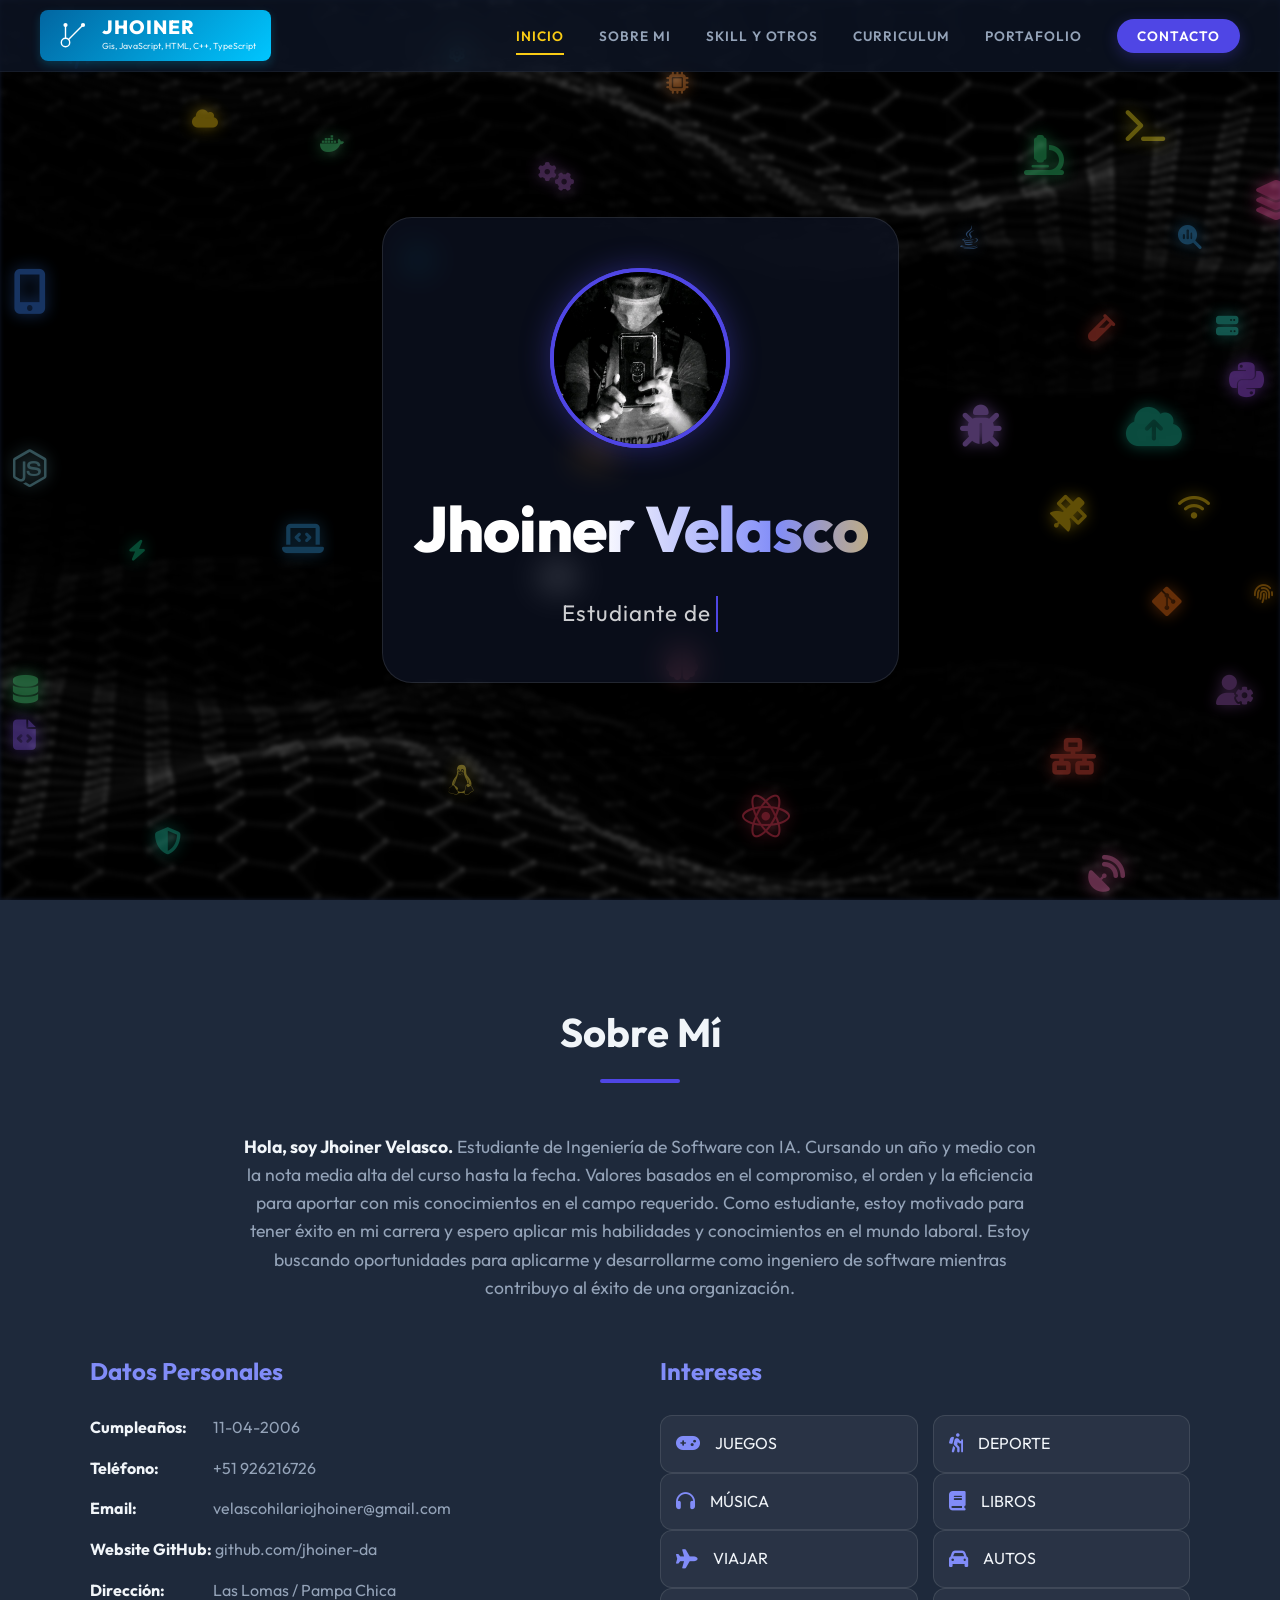
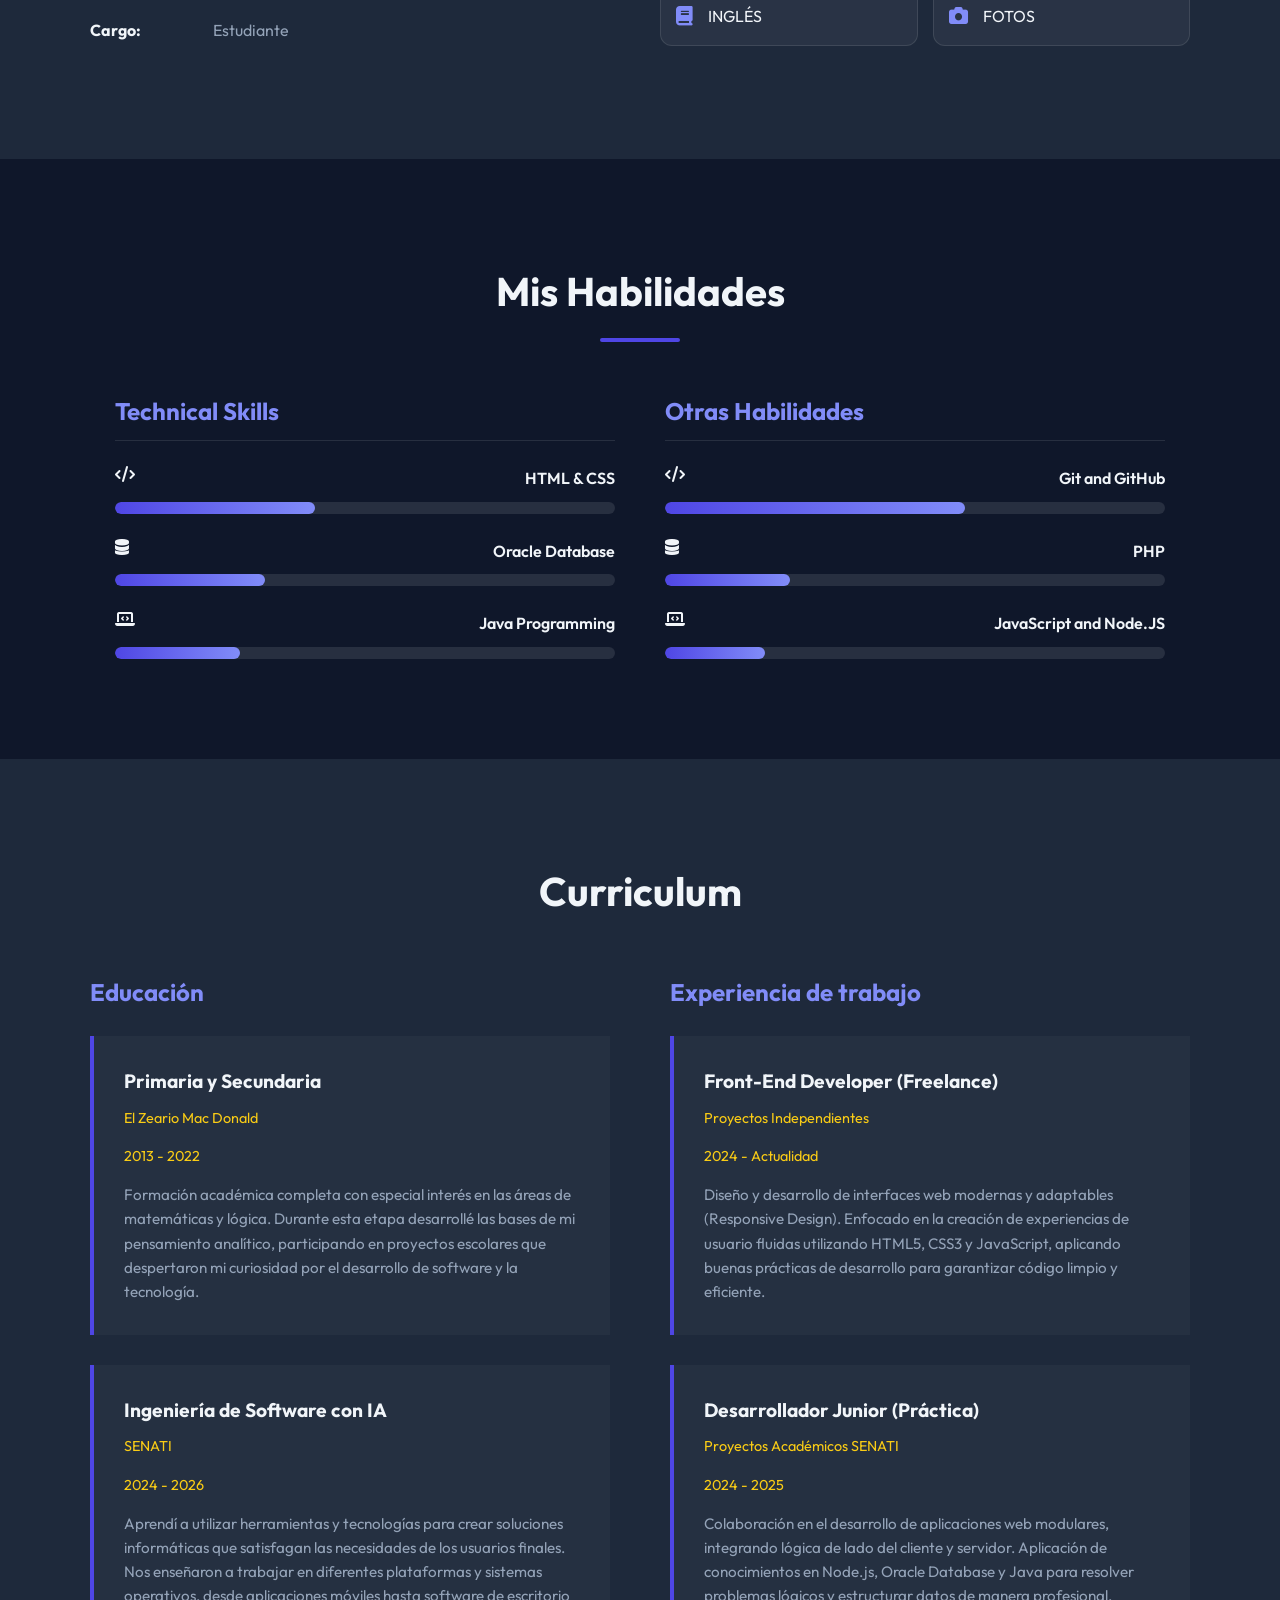
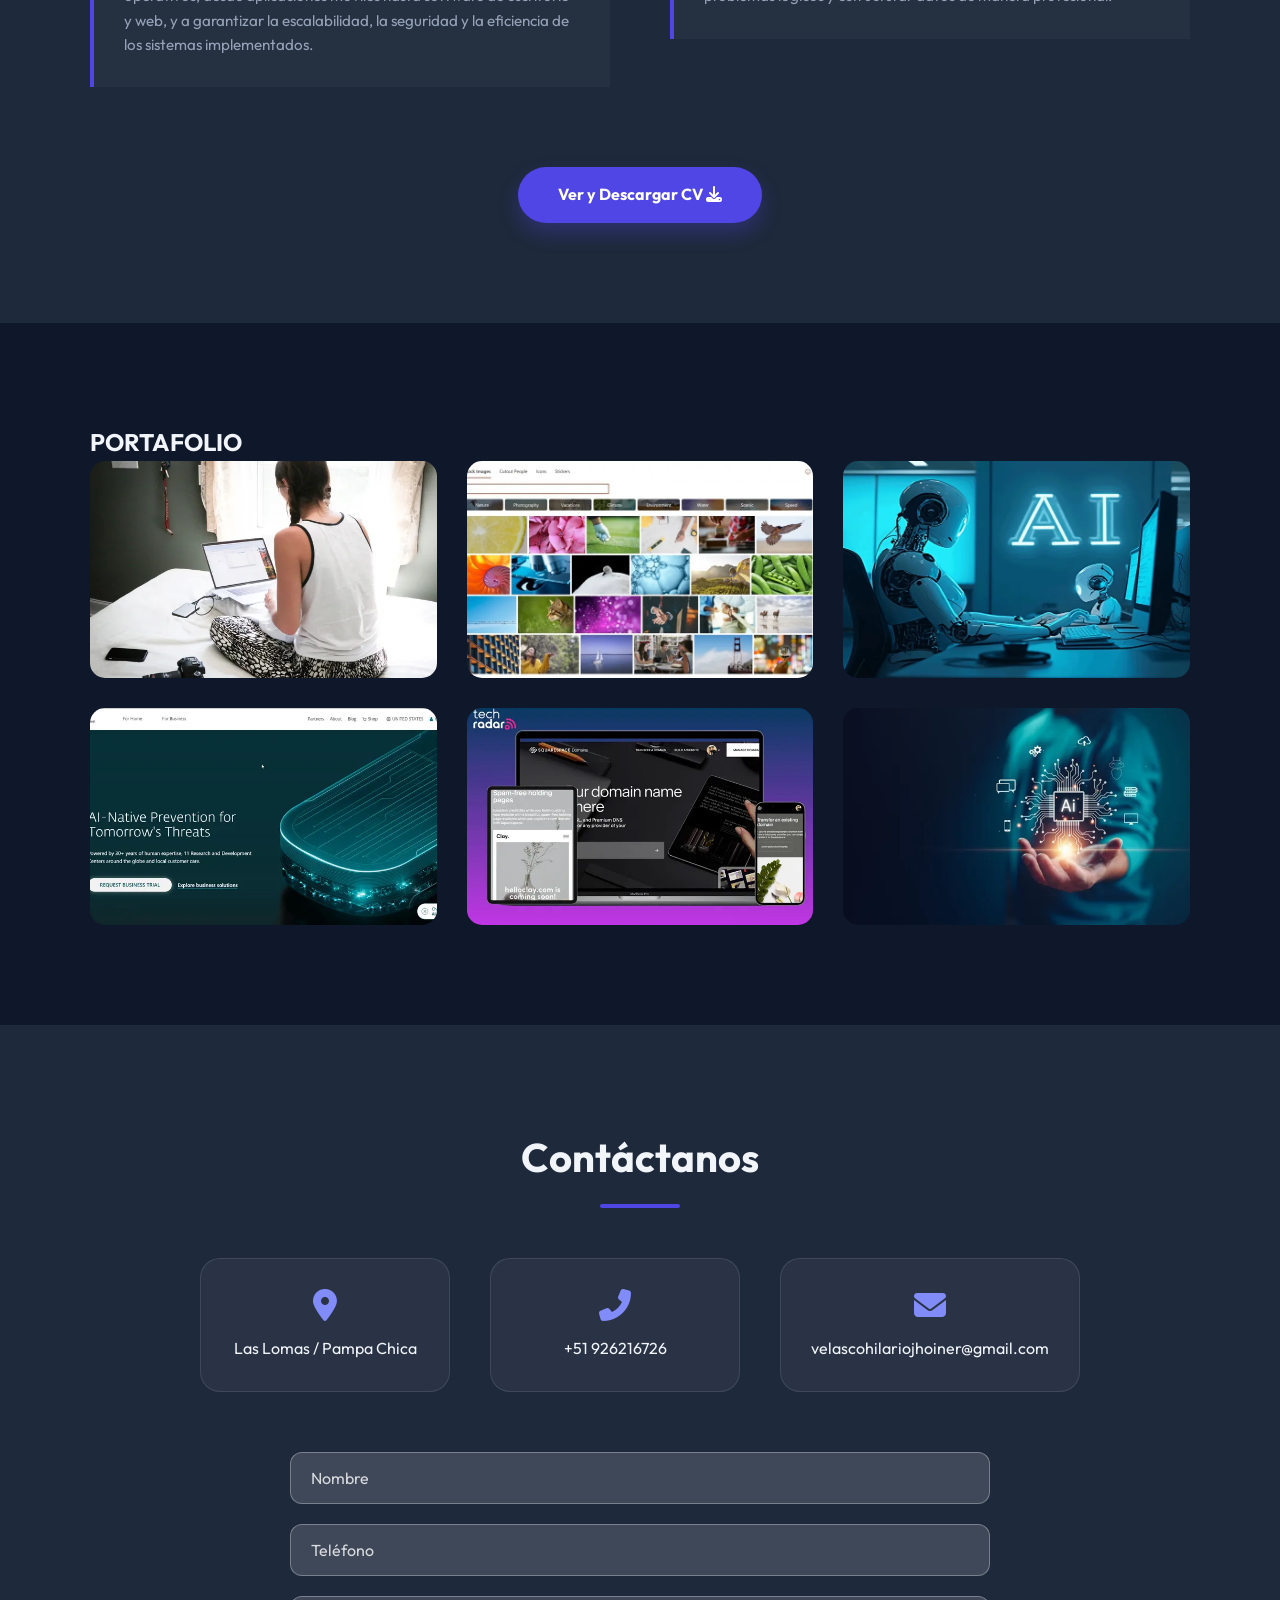
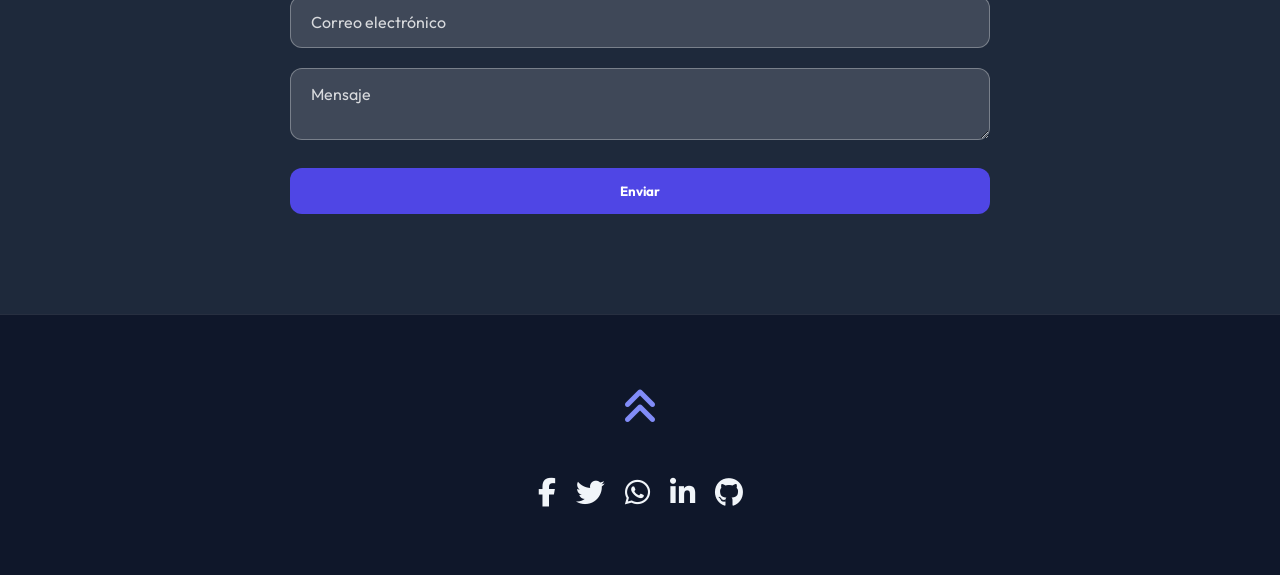
<file: index.html>
<!DOCTYPE html>
<html lang="es">
<head>
    <meta charset="UTF-8">
    <meta http-equiv="X-UA-Compatible" content="IE=edge">
    <meta name="viewport" content="width=device-width, initial-scale=1.0">
    <meta name="description" content="Portafolio profesional de Jhoiner Velasco, estudiante de Ingeniería de Software con IA. Especialista en GIS, JavaScript, HTML, C++ y TypeScript.">
    <meta name="keywords" content="Jhoiner Velasco, Ingeniería de Software, Inteligencia Artificial, SENATI, GIS, JavaScript, Desarrollo Web">
    <link rel="stylesheet" href="https://cdnjs.cloudflare.com/ajax/libs/font-awesome/6.1.2/css/all.min.css"
          integrity="sha512-1sCRPdkRXhBV2PBLUdRb4tMg1w2YPf37qatUFeS7zlBy7jJI8Lf4VHwWfZZfpXtYSLy85pkm9GaYVYMfw5BC1A=="
          crossorigin="anonymous" referrerpolicy="no-referrer" />
    <title>Jhoiner Velasco | Portafolio de Ingeniería de Software</title>
    <link rel="stylesheet" href="css/estilo.css">
</head>
<body>

<!-- MENU ENCABEZADO -->
<header>
    <div class="scroll-progress" id="scroll-progress"></div>
    <div class="header-container">
        <div class="logo">
            <div class="logo-box">
                <div class="logo-icon">
                    <svg viewBox="0 0 100 100" xmlns="http://www.w3.org/2000/svg">
                        <circle cx="30" cy="70" r="12" fill="none" stroke="white" stroke-width="4"/>
                        <line x1="38" y1="62" x2="80" y2="20" stroke="white" stroke-width="4"/>
                        <line x1="30" y1="58" x2="30" y2="20" stroke="white" stroke-width="4"/>
                        <circle cx="80" cy="20" r="6" fill="white"/>
                        <circle cx="30" cy="20" r="6" fill="white"/>
                    </svg>
                </div>
                <div class="logo-text">
                    <span class="main-text">JHOINER</span>
                    <span class="sub-text">Gis, JavaScript, HTML, C++, TypeScript</span>
                </div>
            </div>
        </div>
        <nav id="nav">
            <ul>
                <li><a href="#inicio">INICIO</a></li>
                <li><a href="#sobremi">SOBRE MI</a></li>
                <li><a href="#Skill-y-Otros">Skill y Otros</a></li>
                <li><a href="#curriculum">CURRICULUM</a></li>
                <li><a href="#portfolio">PORTAFOLIO</a></li>
                <li><a href="#contacto" class="btn-contacto">CONTACTO</a></li>
            </ul>
        </nav>
        <div class="nav-responsive" id="nav-responsive" onclick="mostrarOcultarMenu()">
            <i class="fa-solid fa-bars"></i>
        </div>
    </div>
</header>

<!-- SECCIÓN INICIO -->
<section id="inicio" class="inicio">
    <div class="fondo-imagen">
        <img src="img/tecnologia-abstracta-onda-hexagonal-particulas-visualizacion-grandes-datos-fondo-oscuro-vectorial-puntos-lineas-movimiento-inteligencia-artificial_744733-1498.avif"
             alt="Fondo tecnología" class="imagen-fondo">
    </div>
    <div class="bg-icons">
        <i class="fa-solid fa-code"></i>
        <i class="fa-solid fa-terminal"></i>
        <i class="fa-solid fa-database"></i>
        <i class="fa-brands fa-python"></i>
        <i class="fa-brands fa-js"></i>
        <i class="fa-brands fa-react"></i>
        <i class="fa-solid fa-microchip"></i>
        <i class="fa-solid fa-robot"></i>
        <i class="fa-brands fa-cpp"></i>
        <i class="fa-solid fa-network-wired"></i>
        <i class="fa-solid fa-gears"></i>
        <i class="fa-solid fa-laptop-code"></i>
        <i class="fa-solid fa-cloud"></i>
        <i class="fa-solid fa-shield-halved"></i>
        <i class="fa-brands fa-node-js"></i>
        <i class="fa-brands fa-java"></i>
        <i class="fa-brands fa-git-alt"></i>
        <i class="fa-brands fa-docker"></i>
        <i class="fa-brands fa-linux"></i>
        <i class="fa-solid fa-bug"></i>
        <i class="fa-solid fa-server"></i>
        <i class="fa-solid fa-brain"></i>
        <i class="fa-solid fa-atom"></i>
        <i class="fa-solid fa-satellite-dish"></i>
        <i class="fa-solid fa-wifi"></i>
        <i class="fa-solid fa-mobile-screen-button"></i>
        <i class="fa-solid fa-bolt"></i>
        <i class="fa-solid fa-layer-group"></i>
        <i class="fa-solid fa-file-code"></i>
        <i class="fa-solid fa-cubes"></i>
        <i class="fa-solid fa-microscope"></i>
        <i class="fa-solid fa-vial"></i>
        <i class="fa-solid fa-satellite"></i>
        <i class="fa-solid fa-user-gear"></i>
        <i class="fa-solid fa-magnifying-glass-chart"></i>
        <i class="fa-solid fa-cloud-arrow-up"></i>
        <i class="fa-solid fa-fingerprint"></i>
    </div>
    <div class="contenido-banner">
        <div class="glass-card">
            <div class="contenedor-img">
                <img src="img/Imagen de WhatsApp 2025-03-13 a las 07.01.52_58d3484d.jpg" alt="Foto de perfil">
                <div class="pulse-ring"></div>
            </div>
            <h1>Jhoiner Velasco</h1>
            <h2 id="typewriter"></h2>
        </div>
    </div>
</section>

<!-- SECCIÓN SOBRE MÍ -->
<section id="sobremi" class="sobremi">
    <div class="contenido-seccion">
        <h2>Sobre Mí</h2>
        <p><span>Hola, soy Jhoiner Velasco.</span> Estudiante de Ingeniería de Software con IA. Cursando un año y medio con la nota media alta del curso hasta la fecha. Valores basados en el compromiso, el orden y la eficiencia para aportar con mis conocimientos en el campo requerido.
            Como estudiante, estoy motivado para tener éxito en mi carrera y espero aplicar mis habilidades y conocimientos en el mundo laboral. Estoy buscando oportunidades para aplicarme y desarrollarme como ingeniero de software mientras contribuyo al éxito de una organización.</p>

        <div class="fila">
            <!-- datos personales -->
            <div class="col">
                <h3>Datos Personales</h3>
                <ul>
                    <li><strong>Cumpleaños:</strong> 11-04-2006</li>
                    <li><strong>Teléfono:</strong> +51 926216726</li>
                    <li><strong>Email:</strong> velascohilariojhoiner@gmail.com</li>
                    <li><strong>Website GitHub:</strong> github.com/jhoiner-da</li>
                    <li><strong>Dirección:</strong> Las Lomas / Pampa Chica</li>
                    <li><strong>Cargo:</strong> <span>Estudiante</span></li>
                </ul>
            </div>

            <!-- intereses -->
            <div class="col">
                <h3>Intereses</h3>
                <div class="contenedor-intereses">
                    <div class="interes-grupo">
                        <div class="interes"><i class="fa-solid fa-gamepad"></i><span>JUEGOS</span></div>
                        <div class="interes"><i class="fa-solid fa-headphones"></i><span>MÚSICA</span></div>
                        <div class="interes"><i class="fa-solid fa-plane"></i><span>VIAJAR</span></div>
                        <div class="interes"><i class="fa-solid fa-book"></i><span>INGLÉS</span></div>
                    </div>
                    <div class="interes-grupo">
                        <div class="interes"><i class="fa-solid fa-person-hiking"></i><span>DEPORTE</span></div>
                        <div class="interes"><i class="fa-solid fa-book"></i><span>LIBROS</span></div>
                        <div class="interes"><i class="fa-solid fa-car"></i><span>AUTOS</span></div>
                        <div class="interes"><i class="fa-solid fa-camera"></i><span>FOTOS</span></div>
                    </div>
                </div>
            </div>
        </div>
    </div>
</section>

<!-- SECCIÓN SKILL Y OTROS -->
<section id="Skill-y-Otros" class="skill-otros">
    <div class="contenido-seccion">
        <h2 class="section-title">Mis Habilidades</h2>
        <div class="skills-container">
            <div class="skills-group">
                <h3>Technical Skills</h3>
                <div class="skills-bar">
                    <div class="skill-item">
                        <span><i class="fas fa-code"></i> HTML & CSS</span>
                        <div class="progress-bar">
                            <div class="progress-fill" style="width: 40%;"></div>
                        </div>
                    </div>
                    <div class="skill-item">
                        <span><i class="fas fa-database"></i> Oracle Database</span>
                        <div class="progress-bar">
                            <div class="progress-fill" style="width: 30%;"></div>
                        </div>
                    </div>
                    <div class="skill-item">
                        <span><i class="fas fa-laptop-code"></i> Java Programming</span>
                        <div class="progress-bar">
                            <div class="progress-fill" style="width: 25%;"></div>
                        </div>
                    </div>
                </div>
            </div>

            <div class="skills-group">
                <h3>Otras Habilidades</h3>
                <div class="skills-bar">
                    <div class="skill-item">
                        <span><i class="fas fa-code"></i> Git and GitHub</span>
                        <div class="progress-bar">
                            <div class="progress-fill" style="width: 60%;"></div>
                        </div>
                    </div>
                    <div class="skill-item">
                        <span><i class="fas fa-database"></i> PHP</span>
                        <div class="progress-bar">
                            <div class="progress-fill" style="width: 25%;"></div>
                        </div>
                    </div>
                    <div class="skill-item">
                        <span><i class="fas fa-laptop-code"></i> JavaScript and Node.JS</span>
                        <div class="progress-bar">
                            <div class="progress-fill" style="width: 20%;"></div>
                        </div>
                    </div>
                </div>
            </div>
        </div>
    </div>
</section>

<!-- SECCION CURRICULUM -->
<section id="curriculum" class="curriculum">
    <div class="contenido-seccion">
     <h3 class="section-title">Curriculum</h3>
        <div class="fila">
            <div class="col izquierda">
                <h3>Educación</h3>
                <div class="item izq">
                    <h4>Primaria y Secundaria</h4>
                    <span class="casa">El Zeario Mac Donald</span>
                    <span class="fecha">2013 - 2022</span>
                    <p>Formación académica completa con especial interés en las áreas de matemáticas y lógica. Durante esta etapa desarrollé las bases de mi pensamiento analítico, participando en proyectos escolares que despertaron mi curiosidad por el desarrollo de software y la tecnología.</p>
                    <div class="conectori">
                        <div class="circuloi"></div>
                    </div>
                </div>
                <div class="item izq">
                    <h4>Ingeniería de Software con IA</h4>
                    <span class="casa">SENATI</span>
                    <span class="fecha">2024 - 2026</span>
                    <p>Aprendí a utilizar herramientas y tecnologías para crear soluciones informáticas que satisfagan las necesidades de los usuarios finales. Nos enseñaron a trabajar en diferentes plataformas y sistemas operativos, desde aplicaciones móviles hasta software de escritorio y web, y a garantizar la escalabilidad, la seguridad y la eficiencia de los sistemas implementados.</p>
                    <div class="conectori">
                        <div class="circuloi"></div>
                    </div>
                </div>
            </div>

            <div class="col derecha">
                <h3>Experiencia de trabajo</h3>
                <div class="item der">
                    <h4>Front-End Developer (Freelance)</h4>
                    <span class="casa">Proyectos Independientes</span>
                    <span class="fecha">2024 - Actualidad</span>
                    <p>Diseño y desarrollo de interfaces web modernas y adaptables (Responsive Design). Enfocado en la creación de experiencias de usuario fluidas utilizando HTML5, CSS3 y JavaScript, aplicando buenas prácticas de desarrollo para garantizar código limpio y eficiente.</p>
                    <div class="conectord">
                        <div class="circulod"></div>
                    </div>
                </div>
                <div class="item der">
                    <h4>Desarrollador Junior (Práctica)</h4>
                    <span class="casa">Proyectos Académicos SENATI</span>
                    <span class="fecha">2024 - 2025</span>
                    <p>Colaboración en el desarrollo de aplicaciones web modulares, integrando lógica de lado del cliente y servidor. Aplicación de conocimientos en Node.js, Oracle Database y Java para resolver problemas lógicos y estructurar datos de manera profesional.</p>
                    <div class="conectord">
                        <div class="circulod"></div>
                    </div>
                </div>
            </div>
        </div>
        <div class="descarga-cv-container">
            <a href="cv.html" target="_blank" id="boton-descarga">
                Ver y Descargar CV <i class="fa-solid fa-download"></i>
            </a>
        </div>
    </div>
</section>

<!-- SECCION PORTFOLIO -->
<section id="portfolio" class="portfolio">
    <div class="contenido-seccion">
        <h2>PORTAFOLIO</h2>
        <div class="galeria">
            <div class="proyecto">
                <img src="img/CUV3k8A4VJsDUSNww4qowi-650-80.jpg.webp" alt="">
                <div class="overlay">
                    <h3>Diseño Creativo</h3>
                    <p>Fotografía</p>
                </div>
            </div>
            <div class="proyecto">
                <img src="img/aYKEtovRzr4qCpN6HAznTf-840-80.jpg.webp" alt="">
                <div class="overlay">
                    <h3>Diseño Creativo</h3>
                    <p>Fotografía</p>
                </div>
            </div>
            <div class="proyecto">
                <img src="img/7YSmYZCfTNzJeivwGhrD9L-840-80.png.webp" alt="">
                <div class="overlay">
                    <h3>Diseño Creativo</h3>
                    <p>Fotografía</p>
                </div>
            </div>
            <div class="proyecto">
                <img src="img/AN9z7zVxf34DcVp2reQ2jB-840-80.jpg.webp" alt="">
                <div class="overlay">
                    <h3>Diseño Creativo</h3>
                    <p>Fotografía</p>
                </div>
            </div>
            <div class="proyecto">
                <img src="img/5EiYGEVpPUxRoWRbKuSDWJ-650-80.png.webp" alt="">
                <div class="overlay">
                    <h3>Diseño Creativo</h3>
                    <p>Fotografía</p>
                </div>
            </div>
            <div class="proyecto">
                <img src="img/3Ek42Bm7W4No2qAL4PKvCU-650-80.jpg.webp" alt="">
                <div class="overlay">
                    <h3>Diseño Creativo</h3>
                    <p>Fotografía</p>
                </div>
            </div>
        </div>
    </div>
</section>

<!-- SECCIÓN CONTACTO -->
<section id="contacto" class="contact-section">
    <div class="container">
        <h2 class="section-title">Contáctanos</h2>

        <div class="contact-info">
            <div class="contact-item"><i class="fas fa-map-marker-alt"></i><p>Las Lomas / Pampa Chica</p></div>
            <div class="contact-item"><i class="fas fa-phone-alt"></i><p>+51 926216726</p></div>
            <div class="contact-item"><i class="fas fa-envelope"></i><p>velascohilariojhoiner@gmail.com</p></div>
        </div>

        <form class="contact-form" id="contact-form">
            <div class="form-group"><input type="text" name="nombre" placeholder="Nombre" required></div>
            <div class="form-group"><input type="tel" name="telefono" placeholder="Teléfono" required></div>
            <div class="form-group"><input type="email" name="email" placeholder="Correo electrónico" required></div>
            <div class="form-group"><textarea name="mensaje" placeholder="Mensaje" required></textarea></div>
            <button type="submit" class="btn">Enviar</button>
        </form>
    </div>
</section>

<!-- FOOTER -->
<footer>
    <a href="#inicio" class="arriba"><i class="fa-solid fa-angles-up"></i></a>
    <div class="redes">
        <a href="#"><i class="fa-brands fa-facebook-f"></i></a>
        <a href="#"><i class="fa-brands fa-twitter"></i></a>
        <a href="#"><i class="fa-brands fa-whatsapp"></i></a>
        <a href="#"><i class="fa-brands fa-linkedin-in"></i></a>
        <a href="#"><i class="fa-brands fa-github"></i></a>
    </div>
</footer>

<script src="js/script.js"></script>
</body>
</html>
</file>
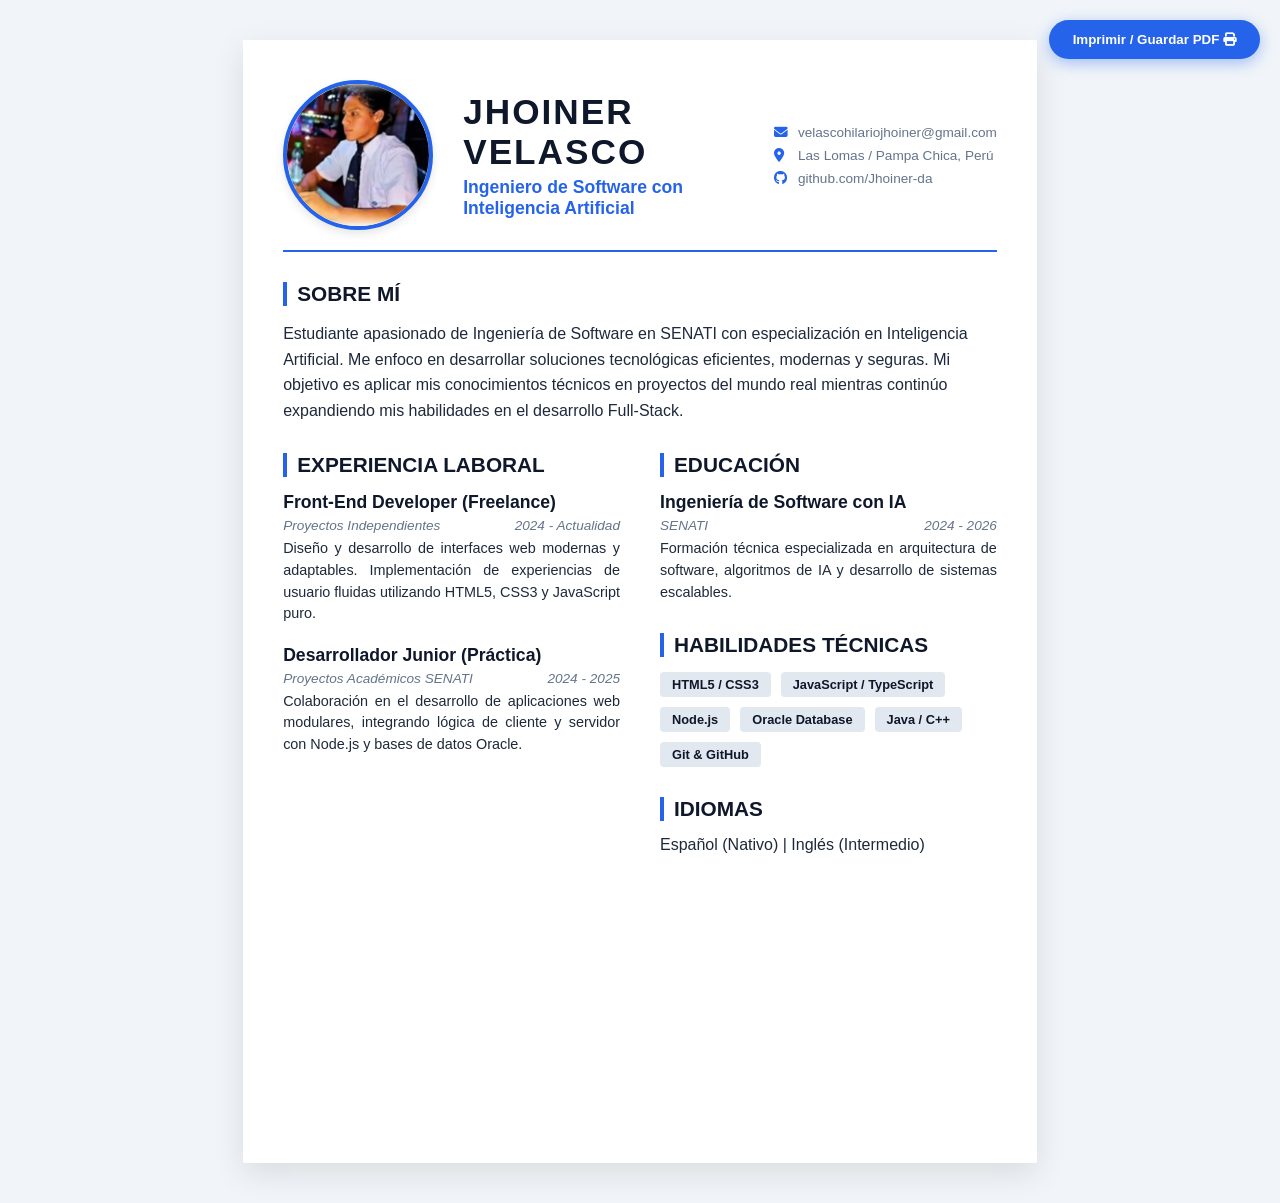
<file: cv.html>
<!DOCTYPE html>
<html lang="es">
<head>
    <meta charset="UTF-8">
    <meta name="viewport" content="width=device-width, initial-scale=1.0">
    <title>CV - Jhoiner Velasco</title>
    <link rel="stylesheet" href="https://cdnjs.cloudflare.com/ajax/libs/font-awesome/6.1.1/css/all.min.css">
    <style>
        :root {
            --primary: #0f172a;
            --accent: #2563eb;
            --text-dark: #1e293b;
            --text-light: #64748b;
        }
        * { margin: 0; padding: 0; box-sizing: border-box; font-family: 'Segoe UI', Tahoma, Geneva, Verdana, sans-serif; }
        body { background: #f1f5f9; padding: 40px 20px; color: var(--text-dark); display: flex; justify-content: center; }
        .cv-page { background: white; width: 210mm; min-height: 297mm; padding: 40px; box-shadow: 0 10px 30px rgba(0,0,0,0.1); position: relative; }
        header { display: flex; align-items: center; border-bottom: 2px solid var(--accent); padding-bottom: 20px; margin-bottom: 30px; gap: 30px; }
        .cv-photo { width: 150px; height: 150px; border-radius: 50%; overflow: hidden; border: 4px solid var(--accent); flex-shrink: 0; box-shadow: 0 4px 10px rgba(0,0,0,0.1); }
        .cv-photo img { width: 100%; height: 100%; object-fit: cover; }
        .header-info { flex: 1; }
        .header-info h1 { font-size: 2.2rem; color: var(--primary); text-transform: uppercase; letter-spacing: 2px; }
        .header-info p { color: var(--accent); font-weight: 600; font-size: 1.1rem; margin-top: 5px; }
        .contact-info { display: flex; flex-direction: column; gap: 8px; font-size: 0.85rem; color: var(--text-light); }
        .contact-info div i { width: 20px; color: var(--accent); }
        
        .section { margin-bottom: 30px; }
        .section-title { font-size: 1.3rem; color: var(--primary); border-left: 4px solid var(--accent); padding-left: 10px; margin-bottom: 15px; text-transform: uppercase; font-weight: 800; }
        
        .grid { display: grid; grid-template-columns: 1fr 1fr; gap: 40px; }
        .item { margin-bottom: 20px; }
        .item h4 { font-size: 1.1rem; color: var(--primary); }
        .item .meta { display: flex; justify-content: space-between; font-size: 0.85rem; color: var(--text-light); margin: 5px 0; font-style: italic; }
        .item p { font-size: 0.9rem; line-height: 1.5; color: var(--text-dark); text-align: justify; }
        
        .skills { display: flex; flex-wrap: wrap; gap: 10px; }
        .skill-tag { background: #e2e8f0; color: var(--primary); padding: 5px 12px; border-radius: 4px; font-size: 0.8rem; font-weight: 600; }
        
        @media print {
            body { padding: 0; background: white; }
            .cv-page { box-shadow: none; width: 100%; border: none; padding: 0; }
            .no-print-btn { display: none; }
            header { gap: 20px; }
            .cv-photo { width: 120px; height: 120px; }
        }

        .no-print-btn {
            position: fixed;
            top: 20px;
            right: 20px;
            background: var(--accent);
            color: white;
            padding: 12px 24px;
            border-radius: 50px;
            text-decoration: none;
            font-weight: 700;
            box-shadow: 0 4px 15px rgba(37, 99, 235, 0.4);
            transition: 0.3s;
            border: none;
            cursor: pointer;
            z-index: 100;
        }
        .no-print-btn:hover { transform: translateY(-2px); box-shadow: 0 6px 20px rgba(37, 99, 235, 0.6); }
    </style>
</head>
<body>
    <button class="no-print-btn" onclick="window.print()">Imprimir / Guardar PDF <i class="fa-solid fa-print"></i></button>

    <div class="cv-page">
        <header>
            <div class="cv-photo">
                <img src="img/WhatsApp Image 2026-03-19 at 11.28.13 AM.jpeg" alt="Foto Jhoiner Velasco">
            </div>
            <div class="header-info">
                <h1>Jhoiner Velasco</h1>
                <p>Ingeniero de Software con Inteligencia Artificial</p>
            </div>
            <div class="contact-info">
                <div><i class="fa-solid fa-envelope"></i> velascohilariojhoiner@gmail.com</div>
                <div><i class="fa-solid fa-location-dot"></i> Las Lomas / Pampa Chica, Perú</div>
                <div><i class="fa-brands fa-github"></i> github.com/Jhoiner-da</div>
            </div>
        </header>

        <div class="section">
            <h2 class="section-title">Sobre Mí</h2>
            <p style="line-height: 1.6; color: var(--text-dark);">Estudiante apasionado de Ingeniería de Software en SENATI con especialización en Inteligencia Artificial. Me enfoco en desarrollar soluciones tecnológicas eficientes, modernas y seguras. Mi objetivo es aplicar mis conocimientos técnicos en proyectos del mundo real mientras continúo expandiendo mis habilidades en el desarrollo Full-Stack.</p>
        </div>

        <div class="grid">
            <div class="left-col">
                <div class="section">
                    <h2 class="section-title">Experiencia Laboral</h2>
                    <div class="item">
                        <h4>Front-End Developer (Freelance)</h4>
                        <div class="meta">
                            <span>Proyectos Independientes</span>
                            <span>2024 - Actualidad</span>
                        </div>
                        <p>Diseño y desarrollo de interfaces web modernas y adaptables. Implementación de experiencias de usuario fluidas utilizando HTML5, CSS3 y JavaScript puro.</p>
                    </div>
                    <div class="item">
                        <h4>Desarrollador Junior (Práctica)</h4>
                        <div class="meta">
                            <span>Proyectos Académicos SENATI</span>
                            <span>2024 - 2025</span>
                        </div>
                        <p>Colaboración en el desarrollo de aplicaciones web modulares, integrando lógica de cliente y servidor con Node.js y bases de datos Oracle.</p>
                    </div>
                </div>
            </div>

            <div class="right-col">
                <div class="section">
                    <h2 class="section-title">Educación</h2>
                    <div class="item">
                        <h4>Ingeniería de Software con IA</h4>
                        <div class="meta">
                            <span>SENATI</span>
                            <span>2024 - 2026</span>
                        </div>
                        <p>Formación técnica especializada en arquitectura de software, algoritmos de IA y desarrollo de sistemas escalables.</p>
                    </div>
                </div>

                <div class="section">
                    <h2 class="section-title">Habilidades Técnicas</h2>
                    <div class="skills">
                        <span class="skill-tag">HTML5 / CSS3</span>
                        <span class="skill-tag">JavaScript / TypeScript</span>
                        <span class="skill-tag">Node.js</span>
                        <span class="skill-tag">Oracle Database</span>
                        <span class="skill-tag">Java / C++</span>
                        <span class="skill-tag">Git & GitHub</span>
                    </div>
                </div>

                <div class="section">
                    <h2 class="section-title">Idiomas</h2>
                    <p>Español (Nativo) | Inglés (Intermedio)</p>
                </div>
            </div>
        </div>
    </div>
</body>
</html>
</file>
<file: css/estilo.css>
@import url('https://fonts.googleapis.com/css2?family=Outfit:wght@300;400;600;700&display=swap');

/* --- Reset & Base --- */
* {
    margin: 0;
    padding: 0;
    box-sizing: border-box;
    font-family: 'Outfit', sans-serif;
}

:root {
    --primary: #4f46e5;
    --primary-light: #818cf8;
    --accent: #facc15;
    --bg-dark: #0f172a;
    --bg-card: #1e293b;
    --text-main: #f1f5f9;
    --text-dim: #94a3b8;
    --transition: all 0.3s cubic-bezier(0.4, 0, 0.2, 1);
}

html {
    scroll-behavior: smooth;
    overflow-x: hidden;
}

body {
    background-color: var(--bg-dark);
    color: var(--text-main);
    line-height: 1.6;
}

a {
    text-decoration: none;
    color: inherit;
}

li {
    list-style: none;
}

/* --- Header & Layout --- */
header {
    background: rgba(15, 23, 42, 0.7); /* More transparent */
    backdrop-filter: blur(15px); /* Stronger blur */
    width: 100%;
    position: fixed;
    top: 0;
    z-index: 1000;
    border-bottom: 1px solid rgba(255, 255, 255, 0.05);
}

.scroll-progress {
    position: absolute;
    top: 0;
    left: 0;
    height: 3px;
    background: linear-gradient(to right, var(--primary), var(--accent));
    width: 0%; /* Managed by JS */
    z-index: 1001;
    transition: width 0.1s ease;
}

.header-container {
    max-width: 1400px;
    margin: 0 auto;
    display: flex;
    justify-content: space-between; /* Space logo and nav */
    align-items: center;
    padding: 10px 40px;
}

.logo-box {
    display: flex;
    align-items: center;
    background: linear-gradient(135deg, #0266a1, #00c6ff);
    padding: 8px 15px;
    border-radius: 8px;
    gap: 12px;
    box-shadow: 0 4px 10px rgba(0, 198, 255, 0.2);
    transition: var(--transition);
    cursor: pointer;
}

.logo-box:hover {
    transform: translateY(-2px);
    box-shadow: 0 6px 15px rgba(0, 198, 255, 0.4);
}

.logo-icon {
    width: 35px;
    height: 35px;
    display: flex;
    align-items: center;
    justify-content: center;
}

.logo-icon svg {
    width: 100%;
    height: 100%;
}

.logo-text {
    display: flex;
    flex-direction: column;
    color: white;
}

.main-text {
    font-size: 1.2rem;
    font-weight: 800;
    line-height: 1;
    letter-spacing: 1px;
}

.sub-text {
    font-size: 0.55rem;
    font-weight: 400;
    opacity: 0.9;
    margin-top: 2px;
}

nav {
    flex: 0 1 auto;
}

nav ul {
    display: flex;
    gap: 35px;
    align-items: center; /* Center items vertically */
    justify-content: center;
}

nav ul li a {
    font-weight: 600;
    color: var(--text-dim);
    transition: var(--transition);
    text-transform: uppercase;
    font-size: 0.85rem;
    letter-spacing: 1px;
    padding: 10px 0;
    position: relative;
}

nav ul li a::after {
    content: '';
    position: absolute;
    bottom: 0;
    left: 0;
    width: 0;
    height: 2px;
    background: var(--accent);
    transition: var(--transition);
}

nav ul li a:hover::after,
nav ul li a.active::after {
    width: 100%;
}

nav ul li a:hover,
nav ul li a.active {
    color: var(--accent);
}

/* Specific style for Highlighted Contact Button */
.btn-contacto {
    background: var(--primary);
    color: white !important;
    padding: 8px 20px !important;
    border-radius: 50px;
    box-shadow: 0 4px 15px rgba(79, 70, 229, 0.3);
    transition: var(--transition) !important;
}

.btn-contacto::after {
    display: none !important; /* No underline for this button */
}

.btn-contacto:hover {
    background: var(--primary-light) !important;
    transform: translateY(-2px);
    box-shadow: 0 6px 20px rgba(79, 70, 229, 0.5);
    color: white !important;
}

.nav-responsive {
    display: none;
    font-size: 1.5rem;
    cursor: pointer;
    color: var(--text-main);
}

/* --- Responsive Menu --- */
#nav.responsive {
    position: fixed;
    top: 0;
    left: 0;
    background: var(--bg-dark);
    width: 100%;
    height: 100vh;
    display: flex;
    align-items: center;
    justify-content: center;
}

#nav.responsive ul {
    flex-direction: column;
    text-align: center;
}

#nav.responsive ul li a {
    font-size: 2rem;
}

/* --- Home Section --- */
.inicio {
    position: relative;
    height: 100vh;
    display: flex;
    align-items: center;
    justify-content: center;
    overflow: hidden;
}

.fondo-imagen {
    position: absolute;
    top: 0; left: 0;
    width: 100%; height: 100%;
    z-index: -1;
}

.imagen-fondo {
    width: 100%; height: 100%;
    object-fit: cover;
    filter: brightness(0.3) blur(2px);
}

.contenido-banner {
    position: relative;
    text-align: center;
    animation: fadeIn 1s ease-out;
    z-index: 10;
    max-width: 800px;
}

.glass-card {
    background: rgba(15, 23, 42, 0.6);
    backdrop-filter: blur(15px);
    -webkit-backdrop-filter: blur(15px);
    border: 1px solid rgba(255, 255, 255, 0.1);
    padding: 50px 30px;
    border-radius: 30px;
    box-shadow: 0 25px 50px -12px rgba(0, 0, 0, 0.5);
    margin: 0 20px;
}

.bg-icons {
    position: absolute;
    top: 0;
    left: 0;
    width: 100%;
    height: 100%;
    overflow: hidden;
    z-index: 1; /* Poner encima del fondo pero debajo del texto */
    pointer-events: none;
}

.bg-icons i {
    position: absolute;
    opacity: 0.4; /* Mucho más visible */
    font-size: 2.5rem;
    animation: float 12s infinite ease-in-out;
    filter: none; /* Eliminar blur para que se vean nítidos */
    transition: var(--transition);
}

.bg-icons i:nth-child(1) { top: 5%; left: 5%; color: #2563eb; text-shadow: 0 0 15px #2563eb; font-size: 1.5rem; }
.bg-icons i:nth-child(2) { top: 12%; left: 88%; color: #f7df1e; text-shadow: 0 0 15px #f7df1e; font-size: 2.2rem; animation-delay: -5s; }
.bg-icons i:nth-child(3) { top: 75%; left: 1%; color: #4ade80; text-shadow: 0 0 15px #4ade80; font-size: 1.8rem; animation-delay: -10s; }
.bg-icons i:nth-child(4) { top: 40%; left: 96%; color: #a855f7; text-shadow: 0 0 15px #a855f7; font-size: 2.5rem; animation-delay: -15s; }
.bg-icons i:nth-child(5) { top: 28%; left: 32%; color: #06b6d4; text-shadow: 0 0 15px #06b6d4; font-size: 1.2rem; animation-delay: -3s; }
.bg-icons i:nth-child(6) { top: 88%; left: 58%; color: #f43f5e; text-shadow: 0 0 15px #f43f5e; font-size: 3rem; animation-delay: -8s; }
.bg-icons i:nth-child(7) { top: 8%; left: 52%; color: #fb923c; text-shadow: 0 0 15px #fb923c; font-size: 1.4rem; animation-delay: -12s; }
.bg-icons i:nth-child(8) { top: 62%; left: 42%; color: #ffffff; text-shadow: 0 0 15px #ffffff; font-size: 2rem; animation-delay: -6s; }
.bg-icons i:nth-child(9) { top: 38%; left: 18%; color: #2ecc71; text-shadow: 0 0 15px #2ecc71; font-size: 1.6rem; animation-delay: -18s; }
.bg-icons i:nth-child(10) { top: 82%; left: 82%; color: #e74c3c; text-shadow: 0 0 15px #e74c3c; font-size: 2.3rem; animation-delay: -4s; }
.bg-icons i:nth-child(11) { top: 18%; left: 42%; color: #9b59b6; text-shadow: 0 0 15px #9b59b6; font-size: 1.8rem; animation-delay: -21s; }
.bg-icons i:nth-child(12) { top: 58%; left: 22%; color: #3498db; text-shadow: 0 0 15px #3498db; font-size: 2.1rem; animation-delay: -2s; }
.bg-icons i:nth-child(13) { top: 12%; left: 15%; color: #f1c40f; text-shadow: 0 0 15px #f1c40f; font-size: 1.3rem; animation-delay: -14s; }
.bg-icons i:nth-child(14) { top: 92%; left: 12%; color: #1abc9c; text-shadow: 0 0 15px #1abc9c; font-size: 1.7rem; animation-delay: -9s; }
.bg-icons i:nth-child(15) { top: 50%; left: 1%; color: #82ccdd; text-shadow: 0 0 15px #82ccdd; font-size: 2.4rem; }
.bg-icons i:nth-child(16) { top: 25%; left: 75%; color: #60a5fa; text-shadow: 0 0 15px #60a5fa; font-size: 1.5rem; }
.bg-icons i:nth-child(17) { top: 65%; left: 90%; color: #f97316; text-shadow: 0 0 15px #f97316; font-size: 2.1rem; }
.bg-icons i:nth-child(18) { top: 15%; left: 25%; color: #4ade80; text-shadow: 0 0 15px #4ade80; font-size: 1.2rem; }
.bg-icons i:nth-child(19) { top: 85%; left: 35%; color: #fde047; text-shadow: 0 0 15px #fde047; font-size: 1.9rem; }
.bg-icons i:nth-child(20) { top: 45%; left: 75%; color: #c084fc; text-shadow: 0 0 15px #c084fc; font-size: 2.6rem; }
.bg-icons i:nth-child(21) { top: 35%; left: 95%; color: #2dd4bf; text-shadow: 0 0 15px #2dd4bf; font-size: 1.4rem; }
.bg-icons i:nth-child(22) { top: 72%; left: 52%; color: #fb7185; text-shadow: 0 0 15px #fb7185; font-size: 2rem; }
.bg-icons i:nth-child(23) { top: 5%; left: 35%; color: #67e8f9; text-shadow: 0 0 15px #67e8f9; font-size: 1.1rem; }
.bg-icons i:nth-child(24) { top: 95%; left: 85%; color: #f472b6; text-shadow: 0 0 15px #f472b6; font-size: 2.3rem; }
.bg-icons i:nth-child(25) { top: 55%; left: 92%; color: #facc15; text-shadow: 0 0 15px #facc15; font-size: 1.6rem; }
.bg-icons i:nth-child(26) { top: 30%; left: 1%; color: #3b82f6; text-shadow: 0 0 15px #3b82f6; font-size: 2.8rem; }
.bg-icons i:nth-child(27) { top: 60%; left: 10%; color: #10b981; text-shadow: 0 0 15px #10b981; font-size: 1.3rem; }
.bg-icons i:nth-child(28) { top: 20%; left: 98%; color: #ec4899; text-shadow: 0 0 15px #ec4899; font-size: 2.5rem; }
.bg-icons i:nth-child(29) { top: 80%; left: 1%; color: #8b5cf6; text-shadow: 0 0 15px #8b5cf6; font-size: 1.9rem; }
.bg-icons i:nth-child(30) { top: 48%; left: 45%; color: #f59e0b; text-shadow: 0 0 15px #f59e0b; font-size: 2.2rem; }
.bg-icons i:nth-child(31) { top: 15%; left: 80%; color: #2ecc71; text-shadow: 0 0 15px #2ecc71; font-size: 2.5rem; }
.bg-icons i:nth-child(32) { top: 35%; left: 85%; color: #e74c3c; text-shadow: 0 0 15px #e74c3c; font-size: 1.7rem; }
.bg-icons i:nth-child(33) { top: 55%; left: 82%; color: #f1c40f; text-shadow: 0 0 15px #f1c40f; font-size: 2.3rem; }
.bg-icons i:nth-child(34) { top: 75%; left: 95%; color: #9b59b6; text-shadow: 0 0 15px #9b59b6; font-size: 1.9rem; }
.bg-icons i:nth-child(35) { top: 25%; left: 92%; color: #3498db; text-shadow: 0 0 15px #3498db; font-size: 1.5rem; }
.bg-icons i:nth-child(36) { top: 45%; left: 88%; color: #1abc9c; text-shadow: 0 0 15px #1abc9c; font-size: 2.8rem; }
.bg-icons i:nth-child(37) { top: 65%; left: 98%; color: #f39c12; text-shadow: 0 0 15px #f39c12; font-size: 1.2rem; }
.bg-icons i:nth-child(38) { top: 5%; left: 92%; color: #ff5e57; text-shadow: 0 0 15px #ff5e57; font-size: 2rem; }
.bg-icons i:nth-child(39) { top: 85%; left: 80%; color: #485ef4; text-shadow: 0 0 15px #485ef4; font-size: 1.4rem; }
.bg-icons i:nth-child(40) { top: 50%; left: 92%; color: #00d8d6; text-shadow: 0 0 15px #00d8d6; font-size: 2.1rem; }

@keyframes float {
    0% { transform: translateY(0) rotate(0deg); }
    50% { transform: translateY(-40px) rotate(15deg); }
    100% { transform: translateY(0) rotate(0deg); }
}

.contenedor-img {
    position: relative;
    width: 180px;
    height: 180px;
    margin: 0 auto 30px;
    z-index: 2;
}

.contenedor-img img {
    width: 100%;
    height: 100%;
    object-fit: cover;
    border-radius: 50%;
    border: 4px solid var(--primary);
    box-shadow: 0 0 30px rgba(79, 70, 229, 0.4);
    cursor: zoom-in;
    transition: transform 0.3s ease;
}

.pulse-ring {
    position: absolute;
    top: 50%;
    left: 50%;
    transform: translate(-50%, -50%);
    width: 100%;
    height: 100%;
    border-radius: 50%;
    border: 2px solid var(--primary);
    animation: pulse-ring 2s infinite ease-out;
    z-index: -1;
}

@keyframes pulse-ring {
    0% { width: 100%; height: 100%; opacity: 1; }
    100% { width: 150%; height: 150%; opacity: 0; }
}

.glass-card h1 {
    font-size: clamp(2.5rem, 5vw, 3.8rem);
    font-weight: 800;
    margin-bottom: 10px;
    background: linear-gradient(to right, #60a5fa, #a855f7, #f472b6);
    -webkit-background-clip: text;
    -webkit-text-fill-color: transparent;
    letter-spacing: -1px;
}

/* Estado de Zoom */
.contenedor-img.zoomed {
    position: fixed;
    top: 50%;
    left: 50%;
    transform: translate(-50%, -50%) scale(2.5) !important;
    z-index: 2000;
    cursor: zoom-out;
    animation: none; /* Stop pulsing while zoomed */
    box-shadow: 0 0 100px rgba(0, 0, 0, 0.9);
}

/* Fondo oscuro para el zoom */
.zoom-overlay {
    position: fixed;
    top: 0;
    left: 0;
    width: 100%;
    height: 100%;
    background: rgba(0, 0, 0, 0.85);
    backdrop-filter: blur(8px);
    z-index: 1500;
    opacity: 0;
    pointer-events: none;
    transition: opacity 0.4s ease;
}

.zoom-overlay.active {
    opacity: 1;
    pointer-events: auto;
}

@keyframes pulse {
    0% {
        transform: scale(1);
        box-shadow: 0 0 0 0 rgba(79, 70, 229, 0.7);
    }
    70% {
        transform: scale(1.05);
        box-shadow: 0 0 0 20px rgba(79, 70, 229, 0);
    }
    100% {
        transform: scale(1);
        box-shadow: 0 0 0 0 rgba(79, 70, 229, 0);
    }
}

.contenedor-img img {
    width: 100%;
    height: 100%;
    object-fit: cover;
}

.inicio h1 {
    font-size: 4rem;
    font-weight: 800;
    margin-bottom: 15px;
    background: linear-gradient(
        to right,
        #fff 20%,
        var(--primary-light) 40%,
        var(--accent) 60%,
        var(--primary-light) 80%,
        #fff 100%
    );
    background-size: 200% auto;
    -webkit-background-clip: text;
    -webkit-text-fill-color: transparent;
    animation: textShimmer 4s linear infinite; /* Shimmer effect */
}

@keyframes textShimmer {
    to {
        background-position: 200% center;
    }
}

.inicio h2 {
    font-size: 1.4rem;
    font-weight: 400;
    color: rgba(255, 255, 255, 0.8);
    letter-spacing: 1px;
    min-height: 1.5em;
    border-right: 2px solid var(--primary);
    display: inline-block;
    padding-right: 5px;
    animation: blink-cursor 0.75s step-end infinite;
}

@keyframes blink-cursor {
    from, to { border-color: transparent }
    50% { border-color: var(--primary) }
}

.redes {
    display: flex;
    justify-content: center;
    gap: 20px;
}

.redes a {
    font-size: 1.8rem;
    color: var(--text-main);
    transition: var(--transition);
}

.redes a:hover {
    color: var(--primary-light);
    transform: translateY(-5px);
}

/* --- Shared Section Styling --- */
section {
    padding: 100px 20px;
}

.contenido-seccion {
    max-width: 1100px;
    margin: 0 auto;
}

h2.section-title, h3.section-title, .sobremi h2 {
    font-size: 2.5rem;
    text-align: center;
    margin-bottom: 50px;
    position: relative;
}

h2.section-title::after, .sobremi h2::after {
    content: '';
    display: block;
    width: 80px;
    height: 4px;
    background: var(--primary);
    margin: 15px auto 0;
    border-radius: 2px;
}

/* --- About Me --- */
.sobremi {
    background: var(--bg-card);
}

.sobremi p {
    font-size: 1.1rem;
    color: var(--text-dim);
    text-align: center;
    max-width: 800px;
    margin: 0 auto 50px;
}

.sobremi p span {
    color: var(--text-main);
    font-weight: 700;
}

.fila {
    display: flex;
    flex-wrap: wrap;
    gap: 40px;
}

.col {
    flex: 1 1 350px;
}

.col h3 {
    font-size: 1.5rem;
    margin-bottom: 25px;
    color: var(--primary-light);
    display: flex;
    align-items: center;
    gap: 10px;
}

.col ul li {
    margin-bottom: 15px;
    color: var(--text-dim);
}

.col ul li strong {
    color: var(--text-main);
    min-width: 120px;
    display: inline-block;
}

.contenedor-intereses {
    display: grid;
    grid-template-columns: repeat(2, 1fr);
    gap: 15px;
}

.interes {
    background: rgba(255, 255, 255, 0.05);
    padding: 15px;
    border-radius: 12px;
    display: flex;
    align-items: center;
    gap: 15px;
    transition: var(--transition);
    border: 1px solid rgba(255, 255, 255, 0.1);
}

.interes:hover {
    background: rgba(79, 70, 229, 0.1);
    border-color: var(--primary);
    transform: translateY(-3px);
}

.interes i {
    font-size: 1.2rem;
    color: var(--primary-light);
}

.descarga-cv-container {
    text-align: center;
    margin-top: 50px;
}

#boton-descarga {
    display: inline-block;
    padding: 15px 40px;
    background: var(--primary);
    border: none;
    border-radius: 50px;
    color: white;
    font-weight: 700;
    font-size: 1rem;
    cursor: pointer;
    transition: var(--transition);
    box-shadow: 0 10px 20px rgba(79, 70, 229, 0.3);
    text-decoration: none;
}

#boton-descarga:hover {
    background: #4338ca;
    transform: translateY(-5px);
    box-shadow: 0 15px 30px rgba(79, 70, 229, 0.5);
}

/* --- Skills --- */
.skill-otros {
    background: var(--bg-dark);
}

.skills-container {
    display: flex;
    flex-wrap: wrap;
    gap: 50px;
    justify-content: center;
}

.skills-group {
    flex: 1 1 400px;
    max-width: 500px;
}

.skills-group h3 {
    font-size: 1.5rem;
    margin-bottom: 25px;
    color: var(--primary-light);
    border-bottom: 1px solid rgba(255, 255, 255, 0.1);
    padding-bottom: 10px;
}

.skills-bar {
    display: grid;
    gap: 25px;
}

.skill-item span {
    display: flex;
    justify-content: space-between;
    margin-bottom: 10px;
    font-weight: 600;
}

.progress-bar {
    background: rgba(255, 255, 255, 0.1);
    height: 12px;
    border-radius: 10px;
    overflow: hidden;
}

.progress-fill {
    height: 100%;
    background: linear-gradient(to right, var(--primary), var(--primary-light));
    border-radius: 10px;
    transition: width 1.5s ease;
}

/* --- Curriculum --- */
.curriculum {
    background: var(--bg-card);
}

.curriculum .fila {
    display: grid;
    grid-template-columns: 1fr 1fr;
    gap: 60px;
}

.item {
    padding: 30px;
    background: rgba(255, 255, 255, 0.03);
    border-left: 4px solid var(--primary);
    margin-bottom: 30px;
    position: relative;
    transition: var(--transition);
}

.item:hover {
    background: rgba(255, 255, 255, 0.05);
}

.item h4 {
    font-size: 1.2rem;
    margin-bottom: 10px;
    color: var(--text-main);
}

.item span {
    display: block;
    font-size: 0.9rem;
    color: var(--accent);
    margin-bottom: 15px;
}

.item p {
    font-size: 0.95rem;
    color: var(--text-dim);
}

/* --- Portfolio --- */
.portfolio {
    background: var(--bg-dark);
}

.galeria {
    display: grid;
    grid-template-columns: repeat(auto-fit, minmax(300px, 1fr));
    gap: 30px;
}

.proyecto {
    position: relative;
    border-radius: 15px;
    overflow: hidden;
    aspect-ratio: 16/10;
}

.proyecto img {
    width: 100%; height: 100%;
    object-fit: cover;
    transition: var(--transition);
}

.proyecto .overlay {
    position: absolute;
    inset: 0;
    background: linear-gradient(to top, rgba(15, 23, 42, 0.9), transparent);
    display: flex;
    flex-direction: column;
    justify-content: flex-end;
    padding: 30px;
    opacity: 0;
    transition: var(--transition);
}

.proyecto:hover img {
    transform: scale(1.1);
}

.proyecto:hover .overlay {
    opacity: 1;
}

/* --- Contact Section --- */
.contact-section {
    background: var(--bg-card);
}

.contact-info {
    display: flex;
    justify-content: center;
    gap: 40px;
    flex-wrap: wrap;
    margin-bottom: 60px;
}

.contact-item {
    background: rgba(255, 255, 255, 0.05);
    padding: 30px;
    border-radius: 20px;
    text-align: center;
    min-width: 250px;
    border: 1px solid rgba(255, 255, 255, 0.1);
    transition: var(--transition);
}

.contact-item:hover {
    border-color: var(--primary);
    transform: translateY(-5px);
}

.contact-item i {
    font-size: 2rem;
    color: var(--primary-light);
    margin-bottom: 15px;
}

.contact-form {
    max-width: 700px;
    margin: 0 auto;
    display: grid;
    gap: 20px;
}

.form-group input, .form-group textarea {
    width: 100%;
    padding: 15px 20px;
    background: rgba(255, 255, 255, 0.15); /* Even lighter for better contrast */
    border: 1px solid rgba(255, 255, 255, 0.3); /* Stronger border */
    border-radius: 12px;
    color: white;
    font-size: 1rem;
    outline: none;
    transition: var(--transition);
}

.form-group input::placeholder, .form-group textarea::placeholder {
    color: rgba(255, 255, 255, 0.8); /* Very clear placeholders */
}

.form-group input:focus, .form-group textarea:focus {
    border-color: var(--primary-light);
    background: rgba(255, 255, 255, 0.2);
    box-shadow: 0 0 15px rgba(79, 70, 229, 0.3);
}

.contact-form .btn {
    padding: 15px;
    background: var(--primary);
    color: white;
    border: none;
    border-radius: 12px;
    font-weight: 700;
    cursor: pointer;
    transition: var(--transition);
}

.contact-form .btn:hover {
    background: #4338ca;
}

/* --- Footer --- */
footer {
    padding: 60px 20px;
    text-align: center;
    background: var(--bg-dark);
    border-top: 1px solid rgba(255, 255, 255, 0.1);
}

footer .arriba {
    font-size: 2.5rem;
    color: var(--primary-light);
    display: inline-block;
    margin-bottom: 30px;
    animation: bounce 2s infinite;
}

/* --- Animations --- */
@keyframes fadeIn {
    from { opacity: 0; transform: translateY(20px); }
    to { opacity: 1; transform: translateY(0); }
}

@keyframes bounce {
    0%, 20%, 50%, 80%, 100% {transform: translateY(0);}
    40% {transform: translateY(-10px);}
    60% {transform: translateY(-5px);}
}

/* --- Responsive Defaults --- */
@media (max-width: 992px) {
    .inicio h1 { font-size: 3rem; }
    .nav-responsive { display: block; }
    nav { display: none; }
    .curriculum .fila { grid-template-columns: 1fr; }
}

@media (max-width: 600px) {
    .header-container { gap: 0; }
    .inicio h1 { font-size: 2.2rem; }
}
</file>
